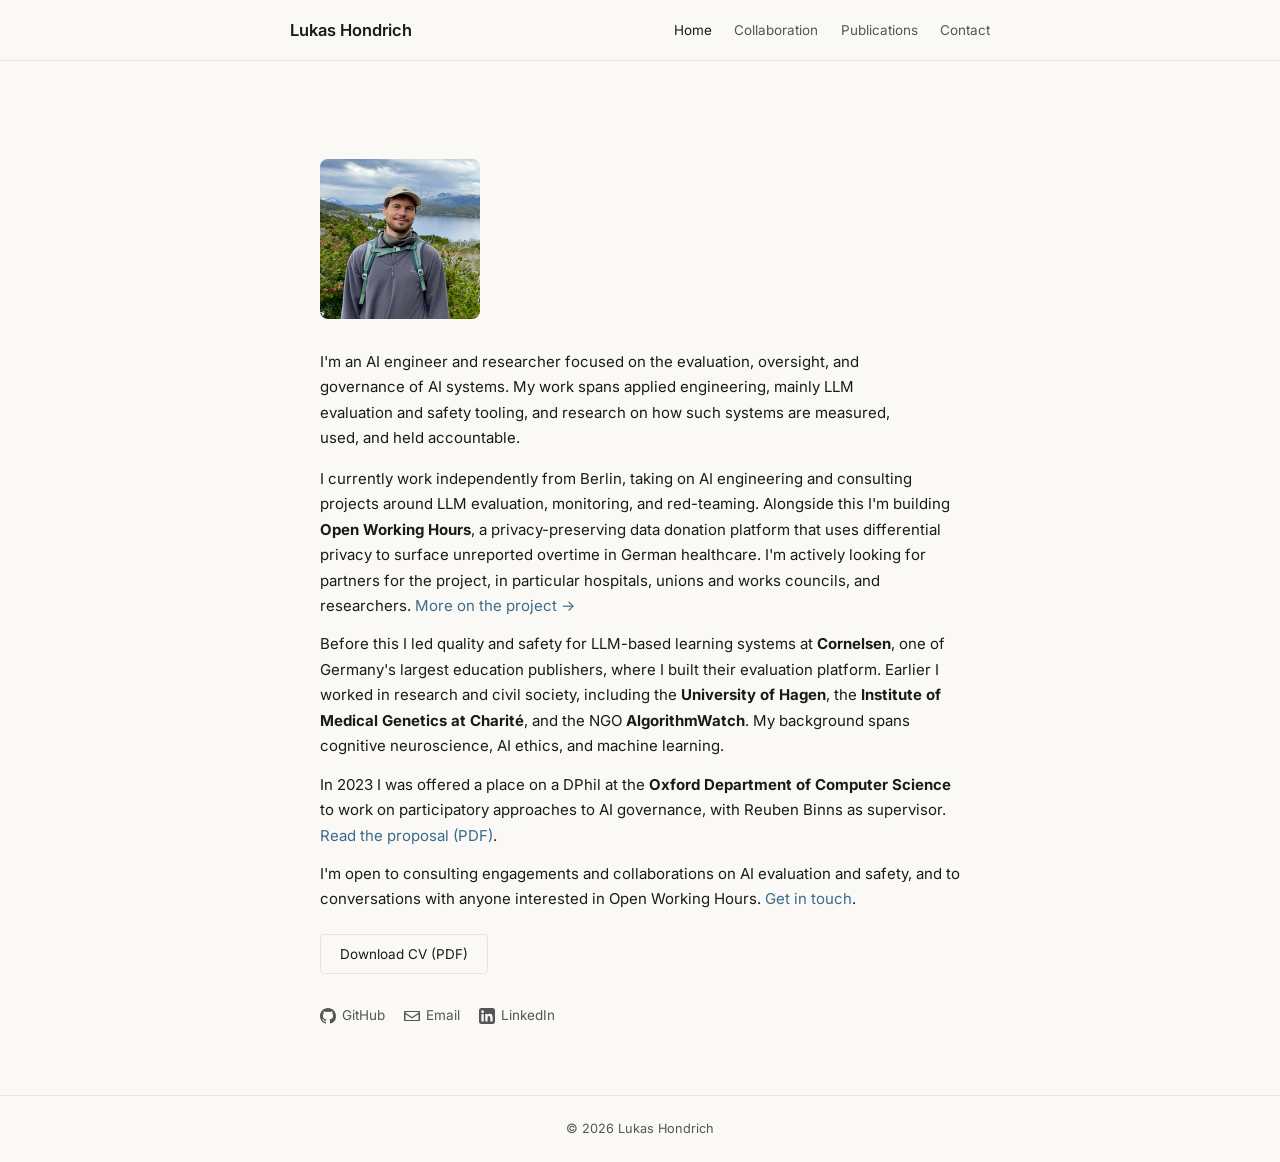
<file: index.html>
<!DOCTYPE html>
<html lang="en">
<head>
  <meta charset="UTF-8">
  <meta name="viewport" content="width=device-width, initial-scale=1.0">
  <title>Lukas Hondrich</title>
  <link rel="stylesheet" href="css/style.css">
</head>
<body>
  <nav>
    <div class="nav-inner">
      <a href="/" class="nav-name">Lukas Hondrich</a>
      <button class="nav-toggle" aria-label="Toggle navigation" aria-expanded="false" onclick="this.setAttribute('aria-expanded', this.getAttribute('aria-expanded') === 'false' ? 'true' : 'false'); document.querySelector('.nav-links').classList.toggle('open')">
        <span></span><span></span><span></span>
      </button>
      <ul class="nav-links">
        <li><a href="/" class="active">Home</a></li>
        <li><a href="collaboration.html">Collaboration</a></li>
        <li><a href="publications.html">Publications</a></li>
        <li><a href="contact.html">Contact</a></li>
      </ul>
    </div>
  </nav>

  <main>
    <div class="hero">
      <img src="assets/lukashondrich.jpg" alt="Lukas Hondrich" class="hero-photo">
      <p>I'm an AI engineer and researcher focused on the evaluation, oversight, and governance of AI systems. My work spans applied engineering, mainly LLM evaluation and safety tooling, and research on how such systems are measured, used, and held accountable.</p>
    </div>

    <p>I currently work independently from Berlin, taking on AI engineering and consulting projects around LLM evaluation, monitoring, and red-teaming. Alongside this I'm building <strong>Open Working Hours</strong>, a privacy-preserving data donation platform that uses differential privacy to surface unreported overtime in German healthcare. I'm actively looking for partners for the project, in particular hospitals, unions and works councils, and researchers. <a href="https://www.openworkinghours.org/" target="_blank" rel="noopener">More on the project &rarr;</a></p>

    <p>Before this I led quality and safety for LLM-based learning systems at <strong>Cornelsen</strong>, one of Germany's largest education publishers, where I built their evaluation platform. Earlier I worked in research and civil society, including the <strong>University of Hagen</strong>, the <strong>Institute of Medical Genetics at Charit&eacute;</strong>, and the NGO <strong>AlgorithmWatch</strong>. My background spans cognitive neuroscience, AI ethics, and machine learning.</p>

    <p>In 2023 I was offered a place on a DPhil at the <strong>Oxford Department of Computer Science</strong> to work on participatory approaches to AI governance, with Reuben Binns as supervisor. <a href="assets/DPhil_Proposal.pdf" target="_blank" rel="noopener">Read the proposal (PDF)</a>.</p>

    <p>I'm open to consulting engagements and collaborations on AI evaluation and safety, and to conversations with anyone interested in Open Working Hours. <a href="contact.html">Get in touch</a>.</p>

    <div style="margin-top: 1.5rem;">
      <a href="assets/Lukas_Hondrich_CV.pdf" class="btn" target="_blank" rel="noopener">Download CV (PDF)</a>
    </div>

    <div class="social-links" style="margin-top: 2rem;">
      <a href="https://github.com/lukashondrich" target="_blank" rel="noopener">
        <svg aria-hidden="true" viewBox="0 0 16 16"><path d="M8 0C3.58 0 0 3.58 0 8c0 3.54 2.29 6.53 5.47 7.59.4.07.55-.17.55-.38 0-.19-.01-.82-.01-1.49-2.01.37-2.53-.49-2.69-.94-.09-.23-.48-.94-.82-1.13-.28-.15-.68-.52-.01-.53.63-.01 1.08.58 1.23.82.72 1.21 1.87.87 2.33.66.07-.52.28-.87.51-1.07-1.78-.2-3.64-.89-3.64-3.95 0-.87.31-1.59.82-2.15-.08-.2-.36-1.02.08-2.12 0 0 .67-.21 2.2.82.64-.18 1.32-.27 2-.27.68 0 1.36.09 2 .27 1.53-1.04 2.2-.82 2.2-.82.44 1.1.16 1.92.08 2.12.51.56.82 1.27.82 2.15 0 3.07-1.87 3.75-3.65 3.95.29.25.54.73.54 1.48 0 1.07-.01 1.93-.01 2.2 0 .21.15.46.55.38A8.013 8.013 0 0016 8c0-4.42-3.58-8-8-8z"/></svg>
        GitHub
      </a>
      <a href="mailto:lukashondrich@gmail.com">
        <svg aria-hidden="true" viewBox="0 0 16 16"><path d="M0 4v8c0 .55.45 1 1 1h14c.55 0 1-.45 1-1V4c0-.55-.45-1-1-1H1c-.55 0-1 .45-1 1zm14.5.78L8 8.88 1.5 4.78V4h13v.78zM1.5 12V6.25L8 10.4l6.5-4.15V12h-13z"/></svg>
        Email
      </a>
      <a href="https://www.linkedin.com/in/lukas-hondrich-12653314b/" target="_blank" rel="noopener">
        <svg aria-hidden="true" viewBox="0 0 16 16"><path d="M13.6 0H2.4C1.08 0 0 1.08 0 2.4v11.2C0 14.92 1.08 16 2.4 16h11.2c1.32 0 2.4-1.08 2.4-2.4V2.4C16 1.08 14.92 0 13.6 0zM4.75 13.6H2.4V6h2.35v7.6zM3.58 5.03c-.76 0-1.37-.62-1.37-1.37 0-.76.62-1.37 1.37-1.37.76 0 1.37.62 1.37 1.37 0 .76-.62 1.37-1.37 1.37zM13.6 13.6h-2.35V9.92c0-.88-.02-2.01-1.22-2.01-1.22 0-1.41.96-1.41 1.95v3.74H6.27V6h2.26v1.04h.03c.31-.6 1.08-1.22 2.22-1.22 2.38 0 2.82 1.56 2.82 3.6v4.18z"/></svg>
        LinkedIn
      </a>
    </div>
  </main>

  <footer>
    <p>&copy; 2026 Lukas Hondrich</p>
  </footer>
  <script src="js/particles.js"></script>
</body>
</html>
</file>
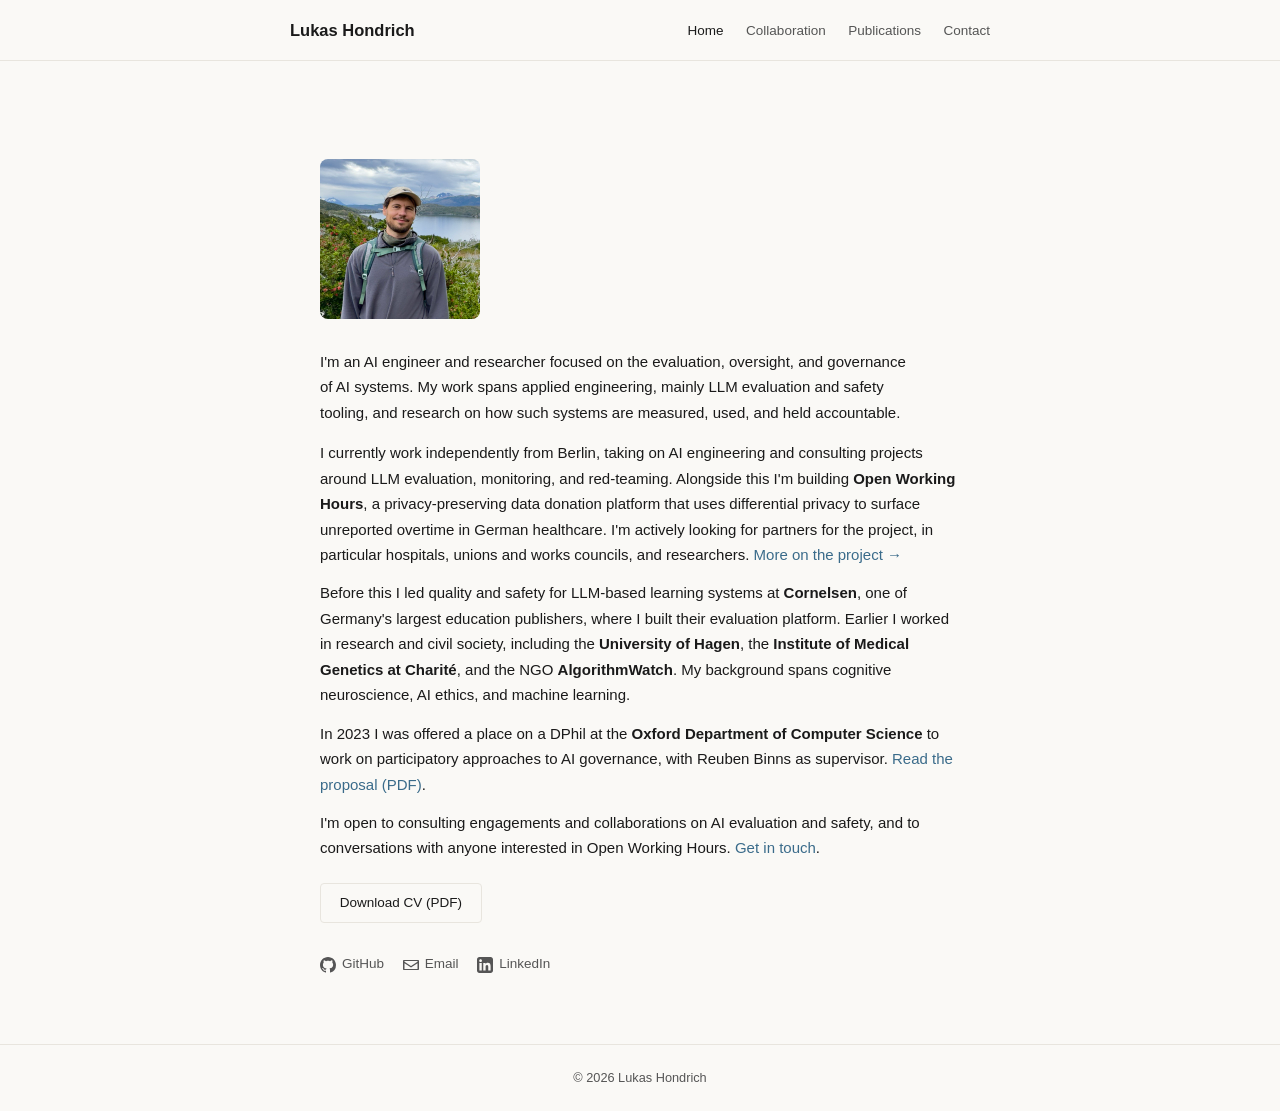
<file: about.html>
<!DOCTYPE html>
<html lang="en">
<head>
  <meta charset="UTF-8">
  <meta http-equiv="refresh" content="0; url=/">
  <title>Redirecting&hellip;</title>
</head>
<body>
  <p>Redirecting to <a href="/">home page</a>&hellip;</p>
</body>
</html>
</file>
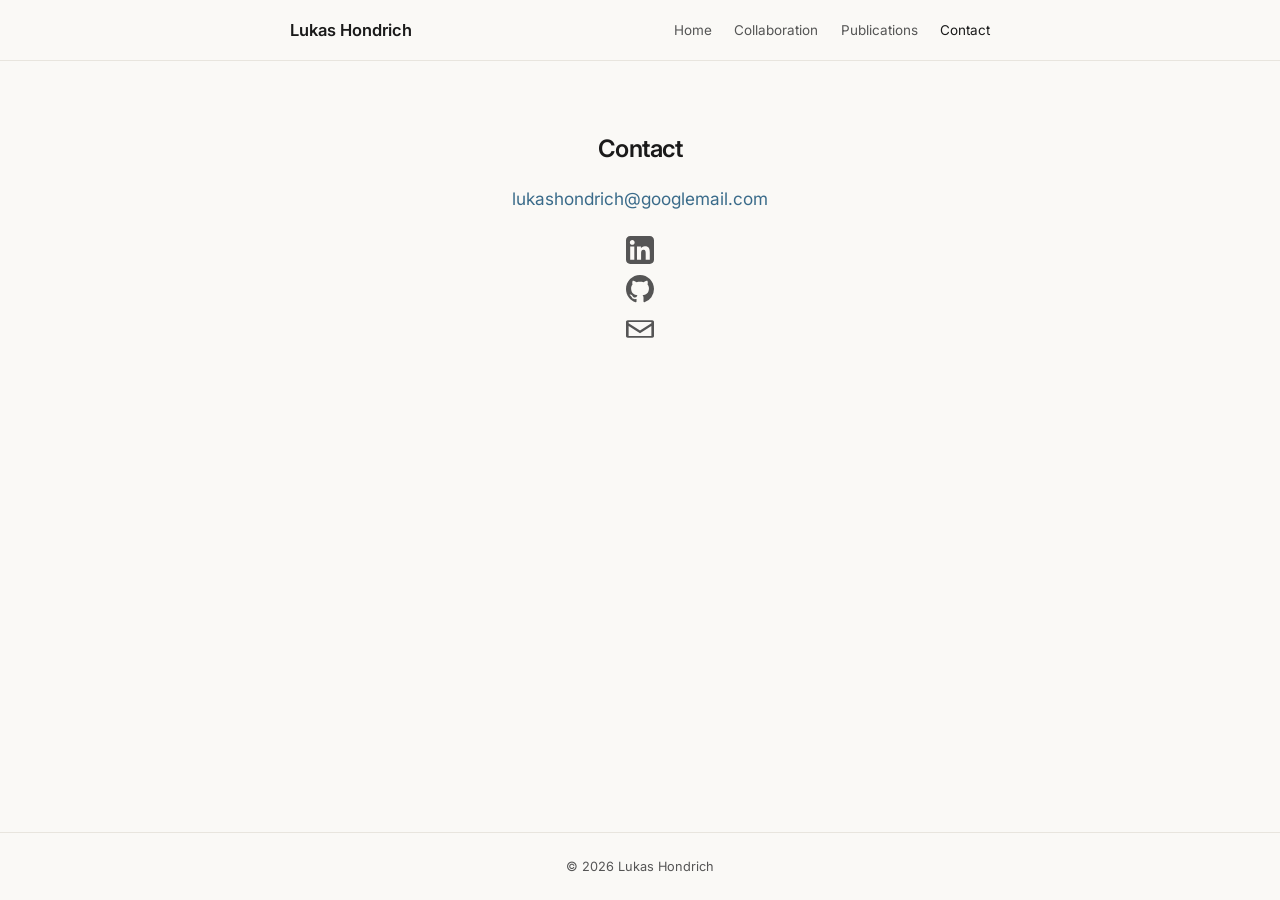
<file: contact.html>
<!DOCTYPE html>
<html lang="en">
<head>
  <meta charset="UTF-8">
  <meta name="viewport" content="width=device-width, initial-scale=1.0">
  <title>Contact &mdash; Lukas Hondrich</title>
  <link rel="stylesheet" href="css/style.css">
</head>
<body>
  <nav>
    <div class="nav-inner">
      <a href="/" class="nav-name">Lukas Hondrich</a>
      <button class="nav-toggle" aria-label="Toggle navigation" aria-expanded="false" onclick="this.setAttribute('aria-expanded', this.getAttribute('aria-expanded') === 'false' ? 'true' : 'false'); document.querySelector('.nav-links').classList.toggle('open')">
        <span></span><span></span><span></span>
      </button>
      <ul class="nav-links">
        <li><a href="/">Home</a></li>
        <li><a href="collaboration.html">Collaboration</a></li>
        <li><a href="publications.html">Publications</a></li>
        <li><a href="contact.html" class="active">Contact</a></li>
      </ul>
    </div>
  </nav>

  <main class="contact-page">
    <h1>Contact</h1>
    <p class="contact-email"><a href="mailto:lukashondrich@googlemail.com">lukashondrich@googlemail.com</a></p>

    <div class="contact-links">
      <a href="https://www.linkedin.com/in/lukas-hondrich-12653314b/" target="_blank" rel="noopener">
        <svg aria-hidden="true" viewBox="0 0 16 16"><path d="M13.6 0H2.4C1.08 0 0 1.08 0 2.4v11.2C0 14.92 1.08 16 2.4 16h11.2c1.32 0 2.4-1.08 2.4-2.4V2.4C16 1.08 14.92 0 13.6 0zM4.75 13.6H2.4V6h2.35v7.6zM3.58 5.03c-.76 0-1.37-.62-1.37-1.37 0-.76.62-1.37 1.37-1.37.76 0 1.37.62 1.37 1.37 0 .76-.62 1.37-1.37 1.37zM13.6 13.6h-2.35V9.92c0-.88-.02-2.01-1.22-2.01-1.22 0-1.41.96-1.41 1.95v3.74H6.27V6h2.26v1.04h.03c.31-.6 1.08-1.22 2.22-1.22 2.38 0 2.82 1.56 2.82 3.6v4.18z"/></svg>
      </a>
      <a href="https://github.com/lukashondrich" target="_blank" rel="noopener">
        <svg aria-hidden="true" viewBox="0 0 16 16"><path d="M8 0C3.58 0 0 3.58 0 8c0 3.54 2.29 6.53 5.47 7.59.4.07.55-.17.55-.38 0-.19-.01-.82-.01-1.49-2.01.37-2.53-.49-2.69-.94-.09-.23-.48-.94-.82-1.13-.28-.15-.68-.52-.01-.53.63-.01 1.08.58 1.23.82.72 1.21 1.87.87 2.33.66.07-.52.28-.87.51-1.07-1.78-.2-3.64-.89-3.64-3.95 0-.87.31-1.59.82-2.15-.08-.2-.36-1.02.08-2.12 0 0 .67-.21 2.2.82.64-.18 1.32-.27 2-.27.68 0 1.36.09 2 .27 1.53-1.04 2.2-.82 2.2-.82.44 1.1.16 1.92.08 2.12.51.56.82 1.27.82 2.15 0 3.07-1.87 3.75-3.65 3.95.29.25.54.73.54 1.48 0 1.07-.01 1.93-.01 2.2 0 .21.15.46.55.38A8.013 8.013 0 0016 8c0-4.42-3.58-8-8-8z"/></svg>
      </a>
      <a href="mailto:lukashondrich@gmail.com">
        <svg aria-hidden="true" viewBox="0 0 16 16"><path d="M0 4v8c0 .55.45 1 1 1h14c.55 0 1-.45 1-1V4c0-.55-.45-1-1-1H1c-.55 0-1 .45-1 1zm14.5.78L8 8.88 1.5 4.78V4h13v.78zM1.5 12V6.25L8 10.4l6.5-4.15V12h-13z"/></svg>
      </a>
    </div>
  </main>

  <footer>
    <p>&copy; 2026 Lukas Hondrich</p>
  </footer>
  <script src="js/particles.js"></script>
</body>
</html>
</file>
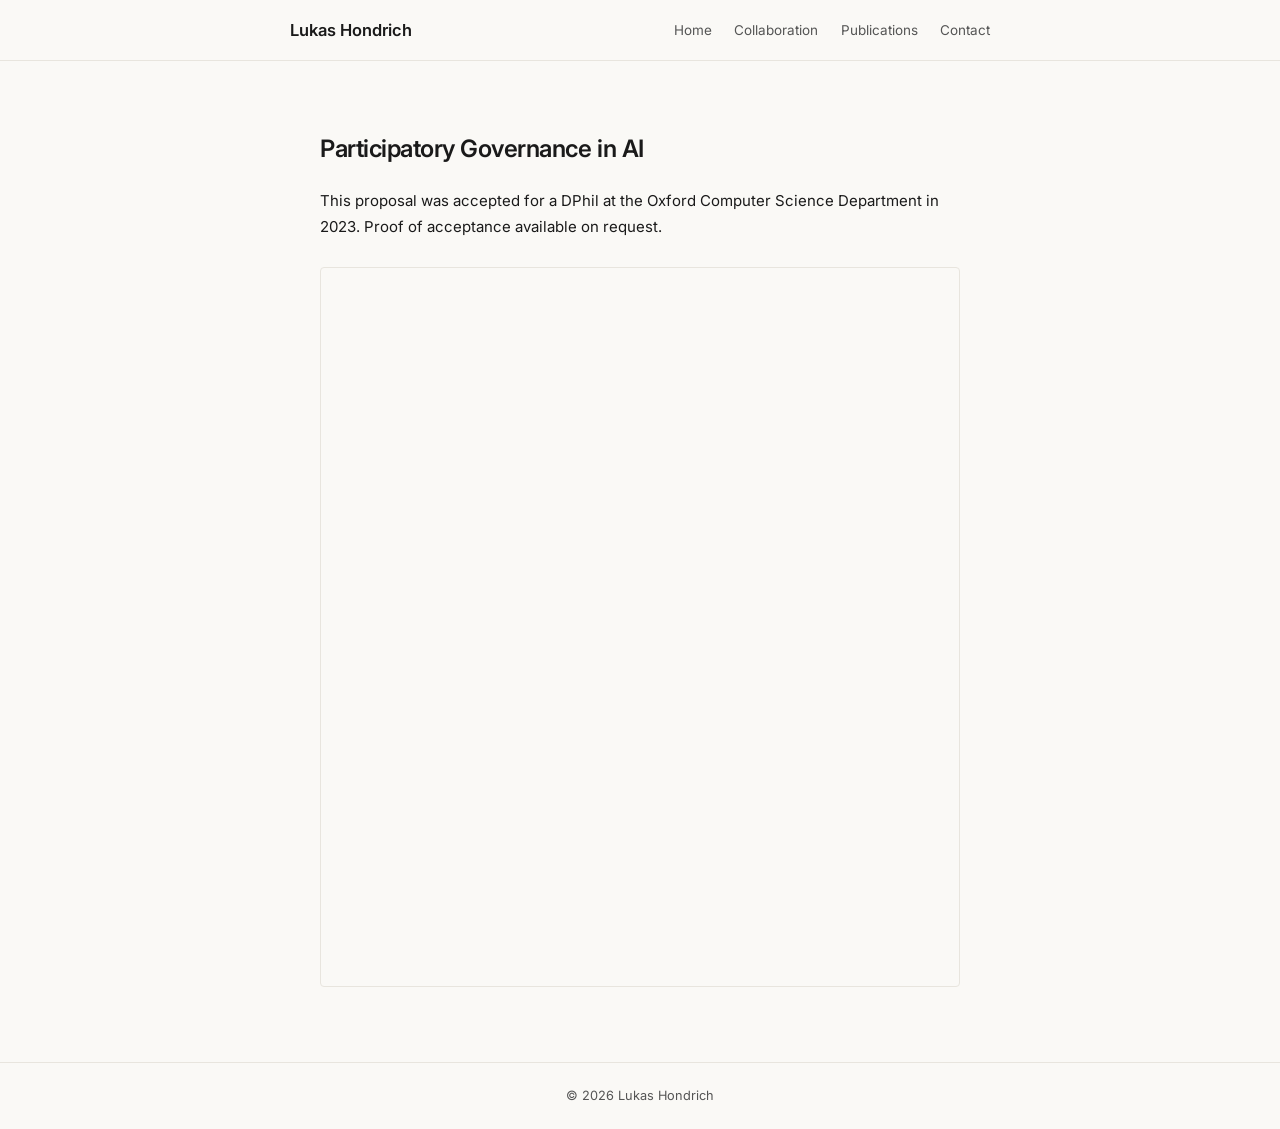
<file: dphil-proposal.html>
<!DOCTYPE html>
<html lang="en">
<head>
  <meta charset="UTF-8">
  <meta name="viewport" content="width=device-width, initial-scale=1.0">
  <title>DPhil Proposal &mdash; Lukas Hondrich</title>
  <link rel="stylesheet" href="css/style.css">
</head>
<body>
  <nav>
    <div class="nav-inner">
      <a href="/" class="nav-name">Lukas Hondrich</a>
      <button class="nav-toggle" aria-label="Toggle navigation" aria-expanded="false" onclick="this.setAttribute('aria-expanded', this.getAttribute('aria-expanded') === 'false' ? 'true' : 'false'); document.querySelector('.nav-links').classList.toggle('open')">
        <span></span><span></span><span></span>
      </button>
      <ul class="nav-links">
        <li><a href="/">Home</a></li>
        <li><a href="collaboration.html">Collaboration</a></li>
        <li><a href="publications.html">Publications</a></li>
        <li><a href="contact.html">Contact</a></li>
      </ul>
    </div>
  </nav>

  <main>
    <h1>Participatory Governance in AI</h1>
    <p>This proposal was accepted for a DPhil at the Oxford Computer Science Department in 2023. Proof of acceptance available on request.</p>
    <iframe class="pdf-embed" src="assets/DPhil_Proposal.pdf" title="DPhil Proposal PDF"></iframe>
  </main>

  <footer>
    <p>&copy; 2026 Lukas Hondrich</p>
  </footer>
  <script src="js/particles.js"></script>
</body>
</html>
</file>
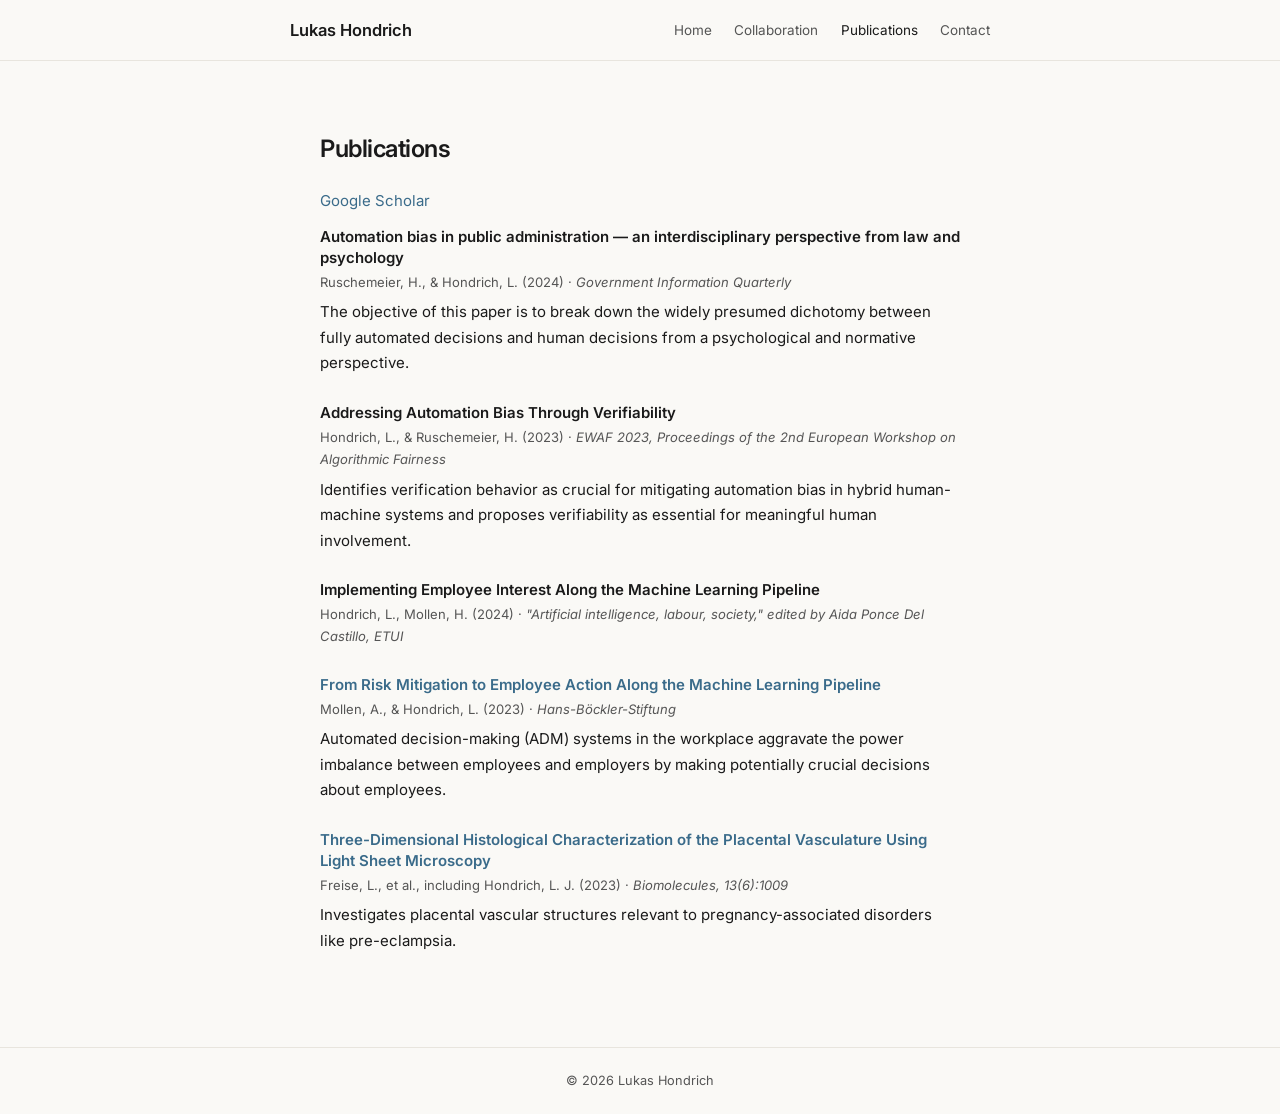
<file: publications.html>
<!DOCTYPE html>
<html lang="en">
<head>
  <meta charset="UTF-8">
  <meta name="viewport" content="width=device-width, initial-scale=1.0">
  <title>Publications &mdash; Lukas Hondrich</title>
  <link rel="stylesheet" href="css/style.css">
</head>
<body>
  <nav>
    <div class="nav-inner">
      <a href="/" class="nav-name">Lukas Hondrich</a>
      <button class="nav-toggle" aria-label="Toggle navigation" aria-expanded="false" onclick="this.setAttribute('aria-expanded', this.getAttribute('aria-expanded') === 'false' ? 'true' : 'false'); document.querySelector('.nav-links').classList.toggle('open')">
        <span></span><span></span><span></span>
      </button>
      <ul class="nav-links">
        <li><a href="/">Home</a></li>
        <li><a href="collaboration.html">Collaboration</a></li>
        <li><a href="publications.html" class="active">Publications</a></li>
        <li><a href="contact.html">Contact</a></li>
      </ul>
    </div>
  </nav>

  <main>
    <h1>Publications</h1>
    <p><a href="https://scholar.google.com/citations?user=15kprDEAAAAJ&hl=de" target="_blank" rel="noopener">Google Scholar</a></p>

    <div class="publication">
      <h3>Automation bias in public administration &mdash; an interdisciplinary perspective from law and psychology</h3>
      <p class="pub-meta">Ruschemeier, H., &amp; Hondrich, L. (2024) &middot; <em>Government Information Quarterly</em></p>
      <p>The objective of this paper is to break down the widely presumed dichotomy between fully automated decisions and human decisions from a psychological and normative perspective.</p>
    </div>

    <div class="publication">
      <h3>Addressing Automation Bias Through Verifiability</h3>
      <p class="pub-meta">Hondrich, L., &amp; Ruschemeier, H. (2023) &middot; <em>EWAF 2023, Proceedings of the 2nd European Workshop on Algorithmic Fairness</em></p>
      <p>Identifies verification behavior as crucial for mitigating automation bias in hybrid human-machine systems and proposes verifiability as essential for meaningful human involvement.</p>
    </div>

    <div class="publication">
      <h3>Implementing Employee Interest Along the Machine Learning Pipeline</h3>
      <p class="pub-meta">Hondrich, L., Mollen, H. (2024) &middot; <em>"Artificial intelligence, labour, society," edited by Aida Ponce Del Castillo, ETUI</em></p>
    </div>

    <div class="publication">
      <h3><a href="https://www.econstor.eu/handle/10419/271012" target="_blank" rel="noopener">From Risk Mitigation to Employee Action Along the Machine Learning Pipeline</a></h3>
      <p class="pub-meta">Mollen, A., &amp; Hondrich, L. (2023) &middot; <em>Hans-B&ouml;ckler-Stiftung</em></p>
      <p>Automated decision-making (ADM) systems in the workplace aggravate the power imbalance between employees and employers by making potentially crucial decisions about employees.</p>
    </div>

    <div class="publication">
      <h3><a href="https://www.mdpi.com/2218-273X/13/6/1009" target="_blank" rel="noopener">Three-Dimensional Histological Characterization of the Placental Vasculature Using Light Sheet Microscopy</a></h3>
      <p class="pub-meta">Freise, L., et al., including Hondrich, L. J. (2023) &middot; <em>Biomolecules, 13(6):1009</em></p>
      <p>Investigates placental vascular structures relevant to pregnancy-associated disorders like pre-eclampsia.</p>
    </div>
  </main>

  <footer>
    <p>&copy; 2026 Lukas Hondrich</p>
  </footer>
  <script src="js/particles.js"></script>
</body>
</html>
</file>
<file: css/style.css>
@import url('https://fonts.googleapis.com/css2?family=Inter:wght@400;500;600&display=swap');

*, *::before, *::after {
  margin: 0;
  padding: 0;
  box-sizing: border-box;
}

:root {
  --bg: #FAF9F6;
  --text: #1a1a1a;
  --text-secondary: #555;
  --accent: #3a6b8a;
  --accent-hover: #2d5570;
  --border: #e8e5de;
  --max-width: 700px;
  --nav-height: 60px;
}

html {
  font-size: 15px;
  scroll-behavior: smooth;
}

body {
  font-family: 'Inter', -apple-system, BlinkMacSystemFont, 'Segoe UI', Roboto, sans-serif;
  background: var(--bg);
  color: var(--text);
  line-height: 1.7;
  min-height: 100vh;
  display: flex;
  flex-direction: column;
}

a {
  color: var(--accent);
  text-decoration: none;
  transition: color 0.2s;
}

a:hover {
  color: var(--accent-hover);
  text-decoration: underline;
}

/* Particle background canvas */
#particle-bg {
  position: fixed;
  top: 0;
  left: 0;
  width: 100%;
  height: 100%;
  z-index: 0;
  pointer-events: none;
}

/* Navigation — semi-transparent over particles */
nav {
  position: sticky;
  top: 0;
  background: rgba(250, 249, 246, 0.85);
  border-bottom: 1px solid var(--border);
  z-index: 100;
  padding: 0 2rem;
}

.nav-inner {
  max-width: var(--max-width);
  margin: 0 auto;
  display: flex;
  align-items: center;
  justify-content: space-between;
  height: var(--nav-height);
}

.nav-name {
  font-weight: 600;
  font-size: 1.1rem;
  color: var(--text);
  text-decoration: none;
}

.nav-name:hover {
  text-decoration: none;
}

.nav-links {
  display: flex;
  gap: 1.5rem;
  list-style: none;
}

.nav-links a {
  color: var(--text-secondary);
  font-size: 0.9rem;
  font-weight: 400;
  text-decoration: none;
  transition: color 0.2s;
}

.nav-links a:hover,
.nav-links a.active {
  color: var(--text);
}

.nav-toggle {
  display: none;
  background: none;
  border: none;
  cursor: pointer;
  padding: 0.5rem;
}

.nav-toggle span {
  display: block;
  width: 20px;
  height: 2px;
  background: var(--text);
  margin: 4px 0;
  transition: transform 0.3s, opacity 0.3s;
}

/* Main content — card over particles */
main {
  flex: 1;
  max-width: var(--max-width);
  width: calc(100% - 2rem);
  margin: 1.5rem auto;
  padding: 3rem 2rem;
  background: var(--bg);
  border-radius: 6px;
  position: relative;
  z-index: 1;
}

/* Hero (home page) */
.hero {
  padding: 2rem 0 1rem;
}

.hero-photo {
  width: 160px;
  border-radius: 8px;
  margin-bottom: 1.5rem;
}

.hero h1 {
  font-size: 2.2rem;
  font-weight: 600;
  letter-spacing: -0.02em;
  margin-bottom: 1rem;
}

.hero p {
  font-size: 1rem;
  margin-bottom: 1rem;
  max-width: 600px;
}

/* Social links (horizontal, icon + text) */
.social-links {
  display: flex;
  gap: 1.25rem;
  margin-top: 1.5rem;
  flex-wrap: wrap;
}

.social-links a {
  color: var(--text-secondary);
  font-size: 0.9rem;
  display: flex;
  align-items: center;
  gap: 0.4rem;
}

.social-links a:hover {
  color: var(--text);
  text-decoration: none;
}

.social-links svg {
  width: 16px;
  height: 16px;
  fill: currentColor;
}

/* Page headings */
h1 {
  font-size: 1.6rem;
  font-weight: 600;
  letter-spacing: -0.02em;
  margin-bottom: 1.25rem;
}

h2 {
  font-size: 1.2rem;
  font-weight: 600;
  margin-top: 2rem;
  margin-bottom: 0.6rem;
}

h3 {
  font-size: 1rem;
  font-weight: 600;
  margin-top: 0;
  margin-bottom: 0.35rem;
}

p {
  margin-bottom: 0.85rem;
}

p:last-child {
  margin-bottom: 0;
}

/* Publications */
.publication {
  margin-bottom: 1.75rem;
}

.publication h3 {
  margin-bottom: 0.2rem;
  line-height: 1.4;
}

.publication .pub-meta {
  font-size: 0.87rem;
  color: var(--text-secondary);
  margin-bottom: 0.4rem;
}

.publication p:last-child {
  margin-bottom: 0;
}

/* Project sections (collaboration page) */
.project {
  margin-bottom: 2.5rem;
  padding-bottom: 2.5rem;
  border-bottom: 1px solid var(--border);
}

.project:last-child {
  border-bottom: none;
  padding-bottom: 0;
}

.project h2 {
  margin-top: 0;
}

.project .tech {
  font-size: 0.85rem;
  color: var(--text-secondary);
  margin-top: 0.5rem;
}

/* Project images */
.project-images {
  display: flex;
  gap: 0.75rem;
  margin: 1.5rem 0;
}

.project-images img {
  flex: 1;
  min-width: 0;
  max-height: 300px;
  border-radius: 4px;
  object-fit: contain;
}

.project-images--wide {
  flex-direction: column;
  gap: 1rem;
  max-width: 70%;
}

.project-images--wide img {
  max-height: none;
  width: 100%;
}

/* PDF embed */
.pdf-embed {
  width: 100%;
  height: 80vh;
  border: 1px solid var(--border);
  border-radius: 4px;
  margin-top: 1rem;
}

/* Contact page */
.contact-page {
  text-align: center;
}

.contact-page h1 {
  margin-bottom: 1rem;
}

.contact-email {
  font-size: 1.15rem;
  margin-bottom: 1.5rem;
}

.contact-links {
  display: flex;
  flex-direction: column;
  align-items: center;
  gap: 0.75rem;
  margin-top: 1.5rem;
}

.contact-links a {
  color: var(--text-secondary);
  display: flex;
  align-items: center;
}

.contact-links a:hover {
  color: var(--text);
  text-decoration: none;
}

.contact-links svg {
  width: 28px;
  height: 28px;
  fill: currentColor;
}

/* Button */
.btn {
  display: inline-block;
  padding: 0.5rem 1.25rem;
  border: 1px solid var(--border);
  border-radius: 4px;
  color: var(--text);
  font-size: 0.9rem;
  transition: background 0.2s, border-color 0.2s;
}

.btn:hover {
  background: rgba(0, 0, 0, 0.03);
  border-color: #ccc;
  text-decoration: none;
}

/* Footer — solid over particles */
footer {
  background: var(--bg);
  border-top: 1px solid var(--border);
  padding: 1.5rem 2rem;
  text-align: center;
  font-size: 0.85rem;
  color: var(--text-secondary);
  position: relative;
  z-index: 1;
}

/* Responsive */
@media (max-width: 640px) {
  .nav-toggle {
    display: block;
  }

  .nav-links {
    display: none;
    position: absolute;
    top: var(--nav-height);
    left: 0;
    right: 0;
    background: rgba(250, 249, 246, 0.92);
    flex-direction: column;
    padding: 1rem 2rem 1.5rem;
    border-bottom: 1px solid var(--border);
    gap: 0.75rem;
  }

  .nav-links.open {
    display: flex;
  }

  main {
    padding: 2rem 1.5rem;
    margin: 1rem auto;
    width: calc(100% - 1.5rem);
    border-radius: 4px;
  }

  .hero h1 {
    font-size: 1.8rem;
  }

  h1 {
    font-size: 1.4rem;
  }

  .social-links {
    flex-wrap: wrap;
  }

  .pdf-embed {
    height: 60vh;
  }
}
</file>
